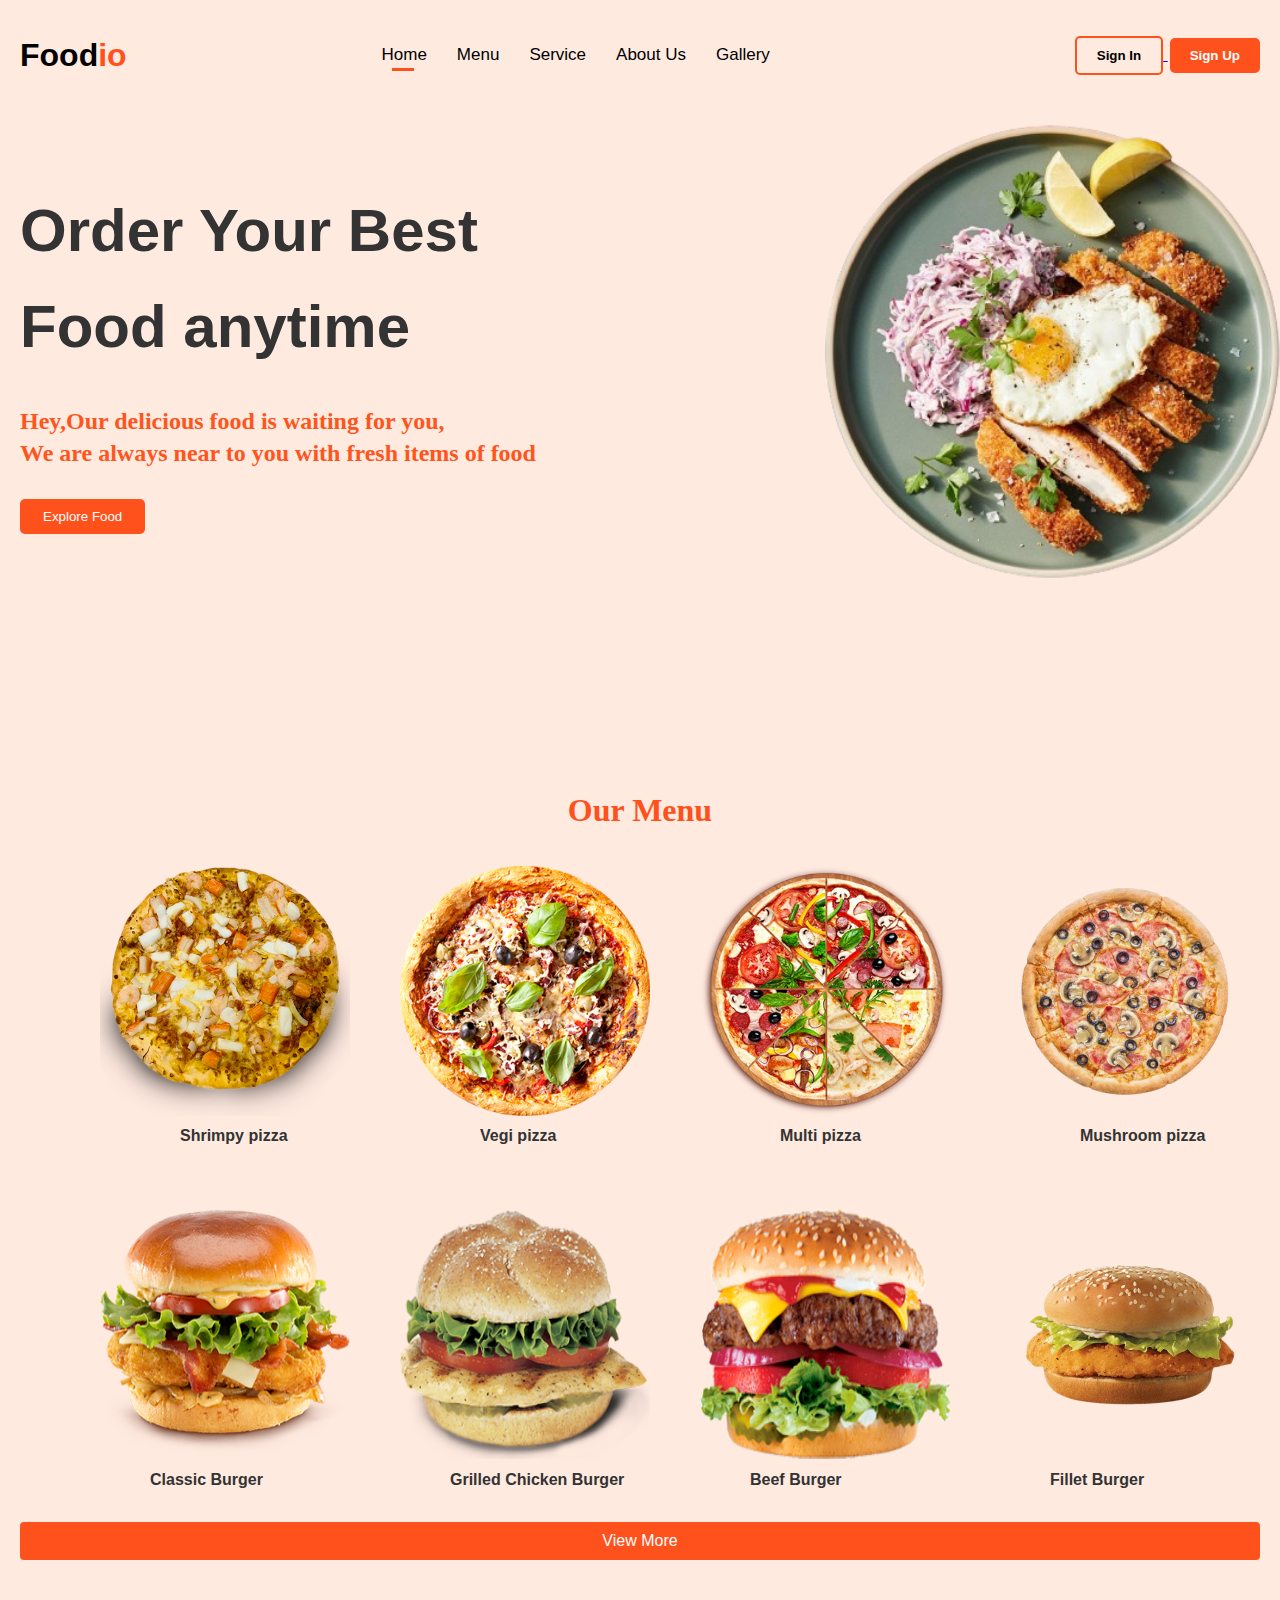
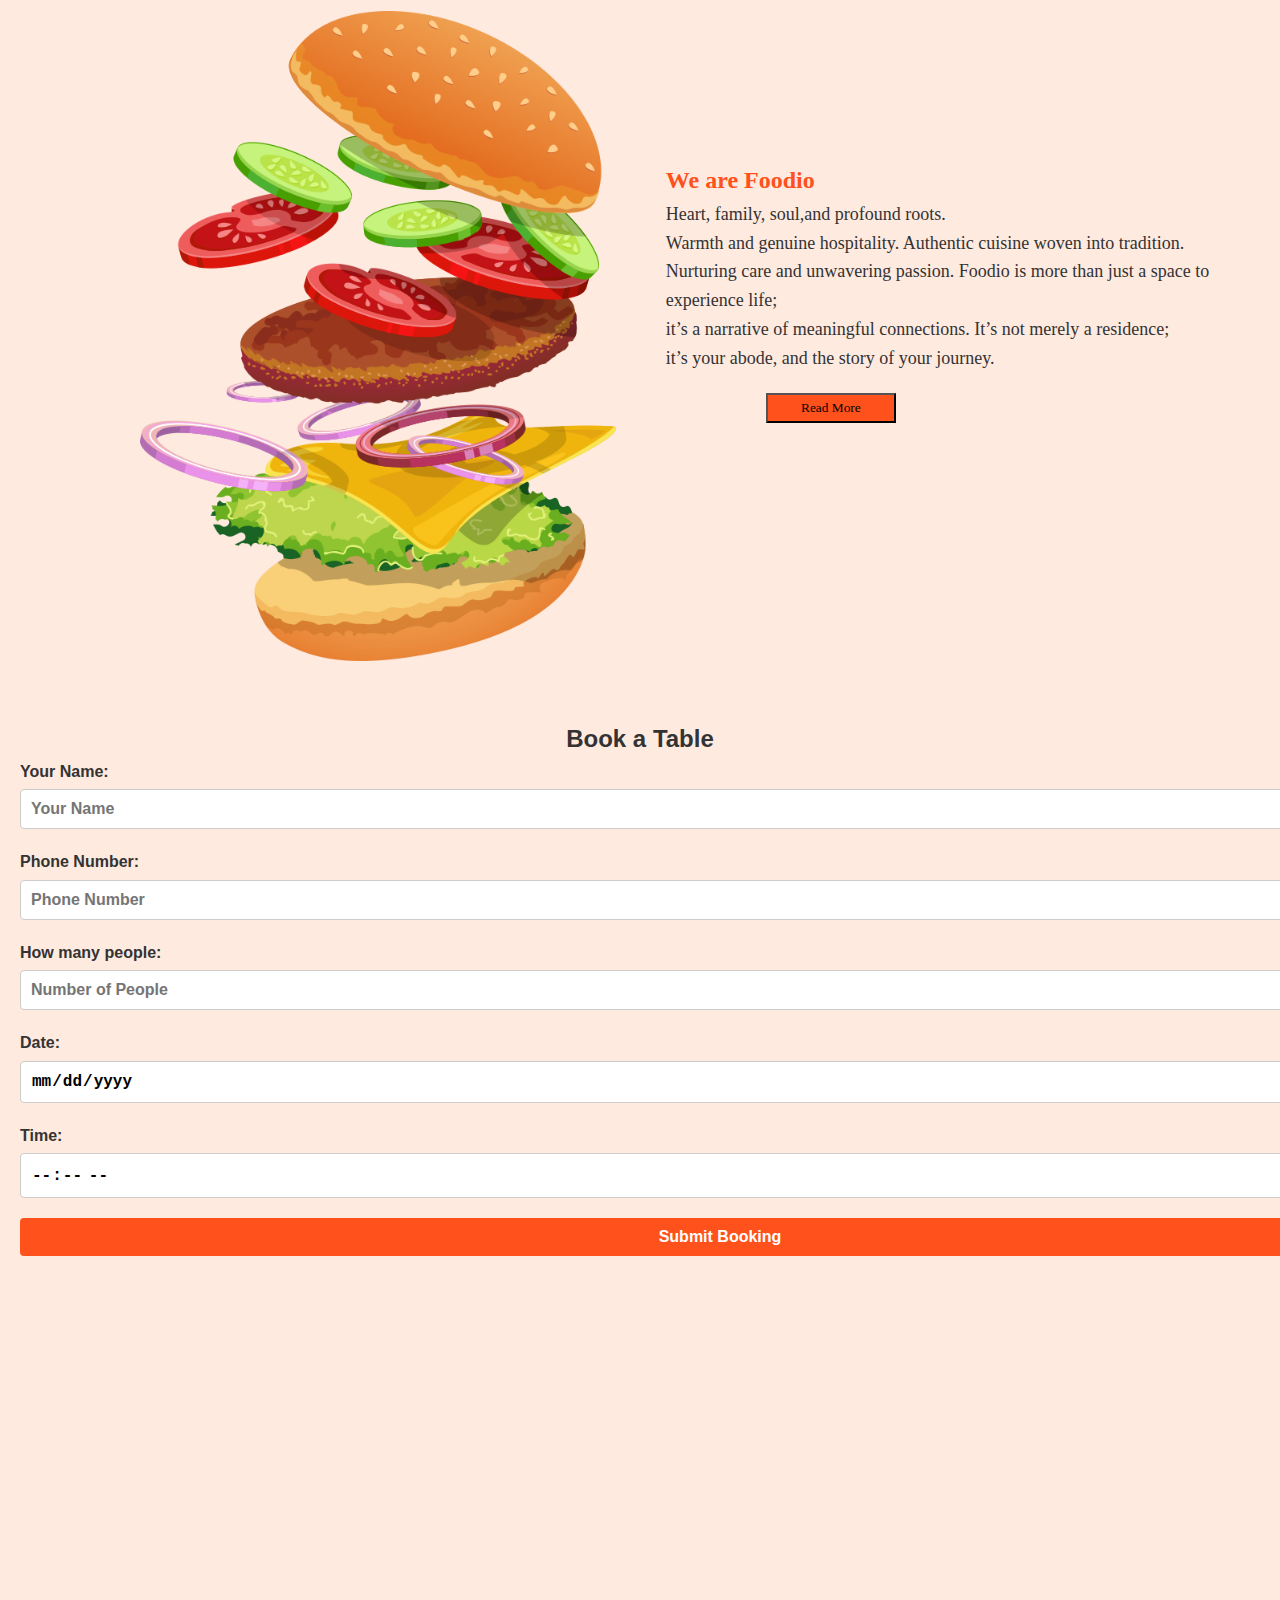
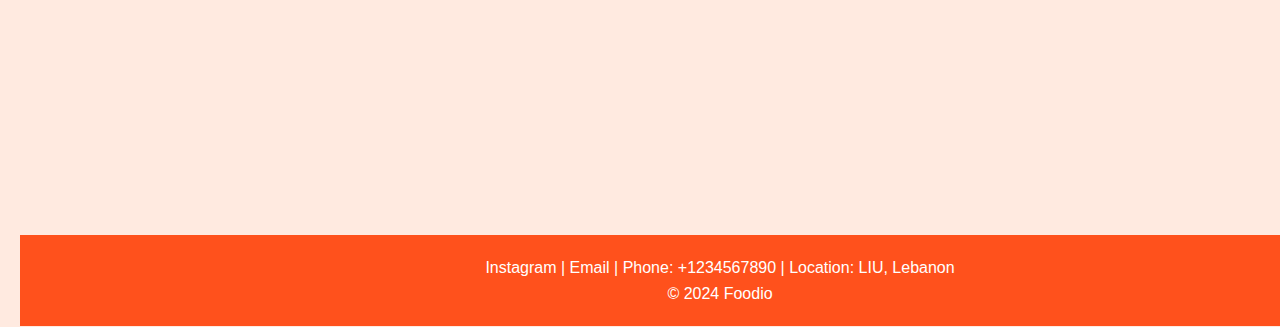
<file: index.html>
<!DOCTYPE html>
<html lang="en">
<head>
    <meta charset="UTF-8">
   <link rel="stylesheet" href="stylesheet.css">
   <script src="JavaScript.js"></script>
    <meta name="viewport" content="width=device-width, initial-scale=1.0">
    <title>Foodio</title>
</head>
<body>
    <section class="Home">
        <div class="nav">
        <div class="logo"><h1>Food<b>io</b></h1></div>
        <ul>
<li> <a class="active" href="#">  Home</a></li>
<li><a href="menu.html">  Menu</a></li>
<li><a href="services.html">  Service</a></li>
<div>
<li><a href="aboutus.html" >  About Us</a></li></div>
<li><a href="gallery.html" >  Gallery</a></li>

        </ul>
        <div>
          <a href="signin.html">  <input class="signin" type="submit" value="Sign In" name="singin">
          </a>
           
          <a href="signup.html">  <input class="signup" type="submit" value="Sign Up" name="signup"> </a>

        </div>
        </div>
    </section>
<section class="grid">
    <div class="content">
        <div class="content-left">
            
             <div class="info">
<h2>Order Your Best <br>Food anytime</h2>           
           <p> <b> <font color="#ff551c" size="+2" face=" Britannic Bold">Hey,Our     delicious food is waiting for you, <br> 
            We are always near to you with fresh items of food</font></b></p>
           
           
           
                </div>   
            <button> Explore Food</button>
        </div>
        
 

        <div class="content-right">
            <img src="image/project.png"
               alt="" >
        </div>
       



    </div>
</section>
<br> <br> <br> <br> <br> <br>  <br>

    <h1 class="ourmenu" >Our Menu</h1>
    <section class="menu1">
    <div class="menu-item1">
     <a href=""><img src="image/f1.png" alt=""></a>   
<p>Shrimpy pizza </p> 
    </div>
    
    <div class="menu-item1">
       <a href=""><img src="image/f3.png" alt=""></a> 
<p>Vegi pizza </p>
    </div>
    <div class="menu-item1">
        <a href=""><img src="image/f6.png" alt=""></a> 
 <p>Multi pizza </p>
     </div><div class="menu-item1">
        <a href=""><img src="image/mushroompizza.png" alt=""></a> 
 <p>Mushroom pizza </p>
     </div>

</section>
<section class="menu2">
    <div class="menu-item2">
        <a href=""> <img class="b" src="image/f7.png" alt=""></a>
        <p>Classic Burger</p>
    </div>
    
        <div class="menu-item2">
            <a href=""> <img class="b1" src="image/f8.png" alt=""></a>
            <p>Grilled Chicken Burger</p>
        </div>
       
            <div class="menu-item2">
                <a href=""> <img src="image/f2.png" alt=""></a>
                <p>Beef Burger</p>
            </div>
            <div class="menu-item2">
                <a href=""> <img src="image/filletburger.png" alt=""></a>
                <p>Fillet Burger</p>
            </div> <br>
          
</section>

<div class="form-container">
    <form action="menu.html" method="get">
      <button type="submit" >View More</button>
    </form>
  </div>
<br> <br>
<section class="about">
   
<div class="about-image"> <img src="image/about-img.png" alt="" ></div> <br> <br> <br> <br> <br>
</div>  <div>


     <p><b>We are Foodio</b> <br>
        Heart, family, soul,and profound roots. <br> 
    Warmth and genuine hospitality.  
    Authentic cuisine woven into tradition.
   <br>  Nurturing care and unwavering passion.
      Foodio is more than just a space to experience life; 
   <br>   it’s a narrative of meaningful connections. 
     It’s not merely a residence; 
    <br>  it’s your abode, and the story of your journey.</p>
    <div class="readmore"> 
        <form action="aboutus.html" method="get">
            <button type="submit">Read More</button>
          </form>
    </div>
</div>

</section> <br> <br> <br>
<section class="booking">
<h2>Book a Table</h2>
  <form action="booking.php" method="post" id="booking-form">
    <div class="form-group">
      <label for="name">Your Name:</label>
      <input type="text" id="name" name="name" placeholder="Your Name" required>
    </div>
    <div class="form-group">
      <label for="phone">Phone Number:</label>
      <input type="tel" id="phone" name="phone" placeholder="Phone Number "  required>
      <!--pattern="[0-9]{10}"-->
    </div>
    <div class="form-group">
      <label for="people">How many people:</label>
      <input type="number" id="people" name="people" placeholder="Number of People" min="1" required>
    </div>
    <div class="form-group">
      <label for="date">Date:</label>
      <input type="date" id="date" name="date" placeholder="Select Date" required>
    </div>
    <div class="form-group">
      <label for="time">Time:</label>
      <input type="time" id="time" name="time" placeholder="Select Time" required>
    </div>
    <div class="form-group">
      <input type="submit" value="Submit Booking" >
    </div>
  </form>
  
</section>
<div class="map"> 
  <iframe src="https://www.google.com/maps/embed?pb=!1m18!1m12!1m3!1d3324.9801738126107!2d35.371208375410575!3d33.55389144388089!2m3!1f0!2f0!3f0!3m2!1i1024!2i768!4f13.1!3m3!1m2!1s0x151ef03988c80541%3A0xb229cd317fed89f1!2sLebanese%20International%20University%2C%20Saida%20Campus!5e0!3m2!1sen!2slb!4v1720187135162!5m2!1sen!2slb" width="1400" height="450" style="border:0;" allowfullscreen="" loading="lazy" referrerpolicy="no-referrer-when-downgrade"></iframe>
 
</div>
<br> <br>
<section class="footer">
<footer>
  <div>
      <a href="https://www.instagram.com/yourinstagramhandle" target="_blank" onclick="Instagram()">Instagram</a> |
      <a href="mailto:contact@example.com">Email</a> |
      Phone: +1234567890 |
      Location: LIU, Lebanon
  </div>
  <div>&copy; 2024 Foodio</div>
</footer></section>

</body>
</html>
</file>
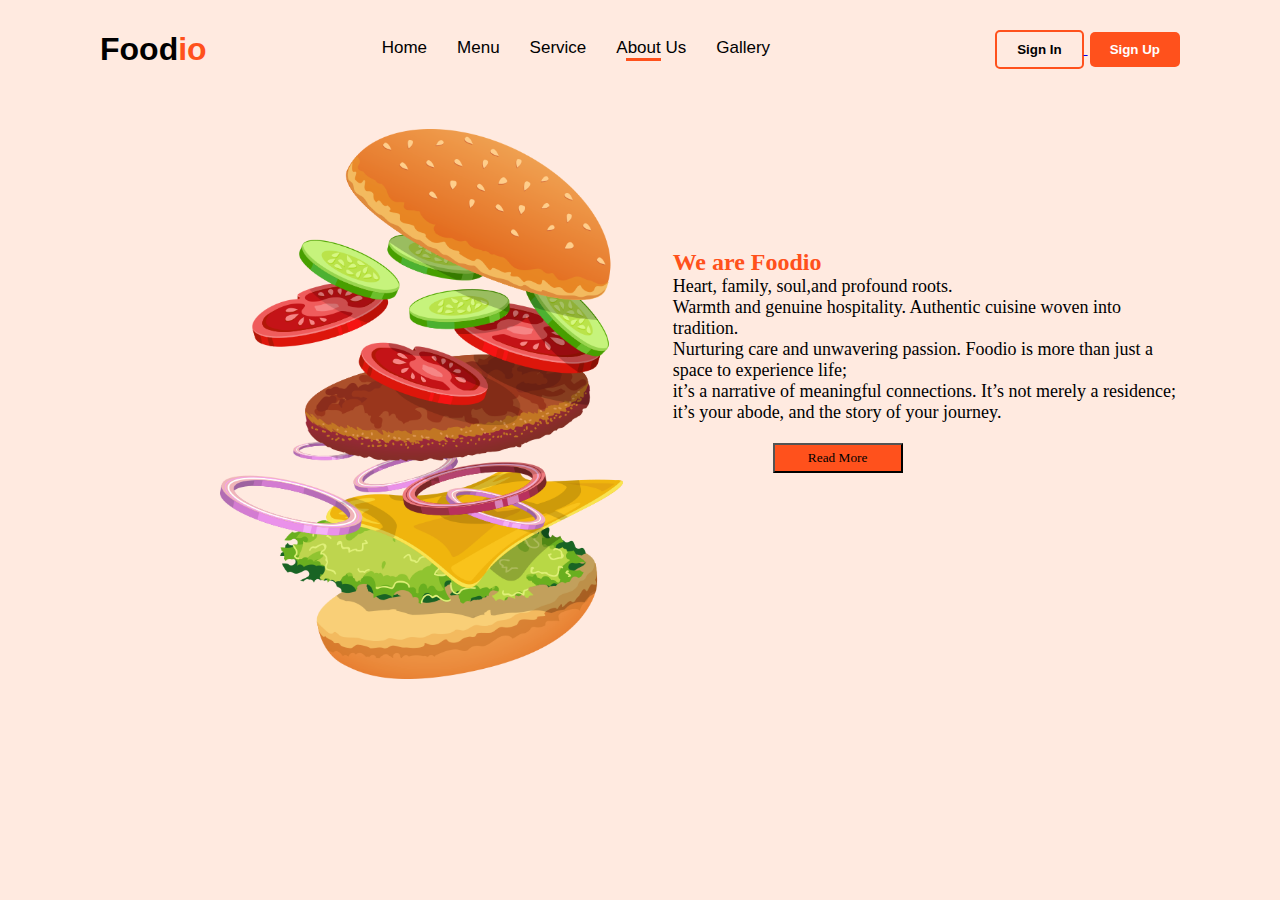
<file: aboutus.html>
<!DOCTYPE html>
<html lang="en">
<head>
    <meta charset="UTF-8">
    <meta name="viewport" content="width=device-width, initial-scale=1.0">
    <title>About us</title>
    <link rel="stylesheet" href="aboutus.css">
</head>
<body>
    <section class="Menu">
        <div class="nav">
        <div class="logo"><h1>Food<b>io</b></h1></div>
        <ul>
<li> <a  href="index.html">  Home</a></li>
<li><a href="menu.html">  Menu</a></li>
<li><a href="services.html">  Service</a></li>
<div>
<li><a class="active" >  About Us</a></li></div>
<li><a href="gallery.html" >  Gallery</a></li>

        </ul>
        <div>
            <a href="signin.html">  <input class="signin" type="submit" value="Sign In" name="singin">
            </a>
             
            <a href="signup.html">  <input class="signup" type="submit" value="Sign Up" name="signup"> </a>
  
          </div>
        </div>
        <section class="about">
   
            <div class="about-image"> <img src="image/about-img.png" alt="" ></div> <br> <br> <br> <br> <br>
            </div>  <div>
            
            
                 <p><b>We are Foodio</b> <br>
                    Heart, family, soul,and profound roots. <br> 
                Warmth and genuine hospitality.  
                Authentic cuisine woven into tradition.
               <br>  Nurturing care and unwavering passion.
                  Foodio is more than just a space to experience life; 
               <br>   it’s a narrative of meaningful connections. 
                 It’s not merely a residence; 
                <br>  it’s your abode, and the story of your journey.</p>
                <div class="readmore"> 
                    <form action="/read-more" method="get">
                        <button type="submit">Read More</button>
                      </form>
                </div>
            </div>
            
            </section>
</body>
</html>
</file>
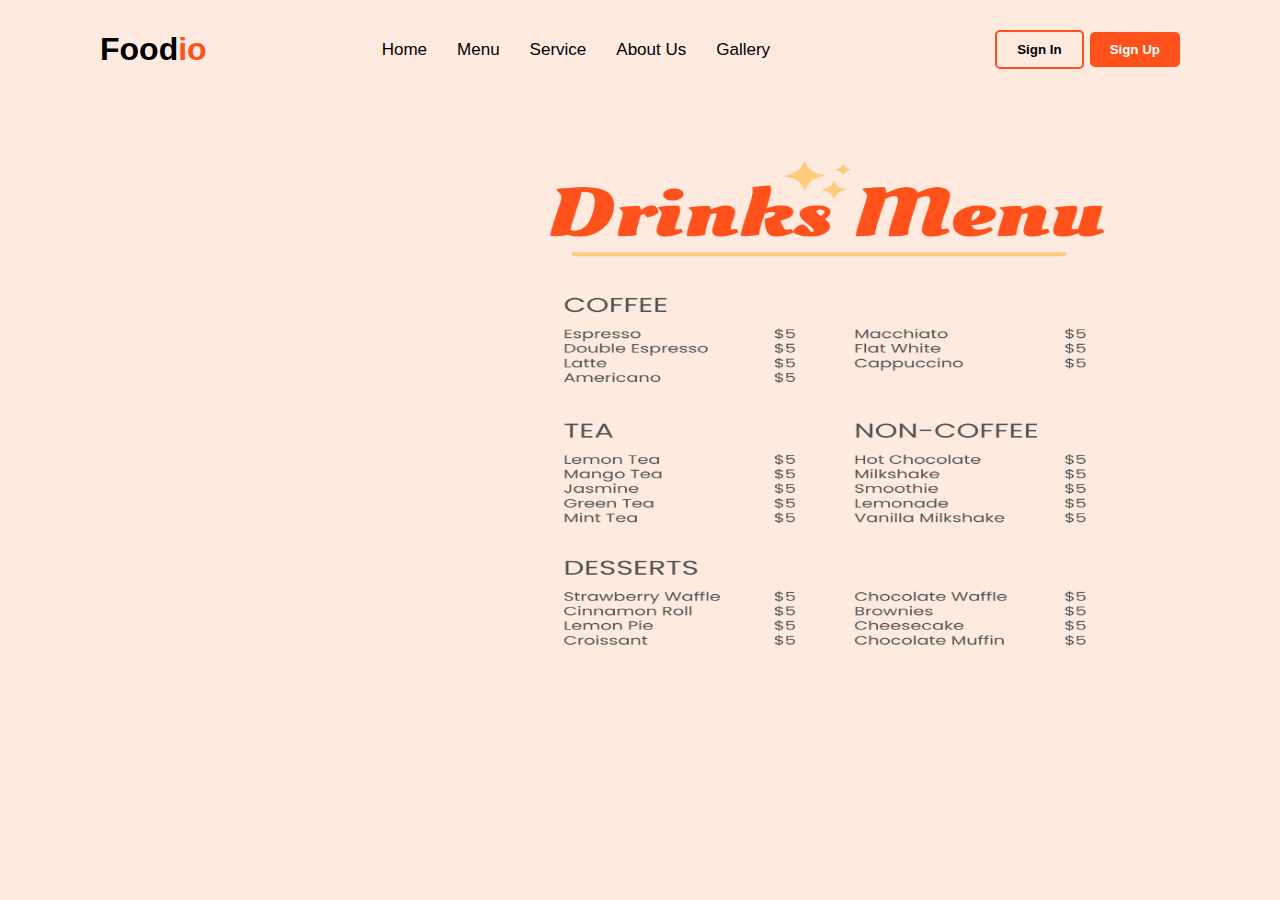
<file: drinks.html>
<!DOCTYPE html>
<html lang="en">
<head>
    <meta charset="UTF-8">
    <meta name="viewport" content="width=device-width, initial-scale=1.0">
    <title>Drinks Foodio</title>
    <link rel="stylesheet" href="drinks.css">
</head>
<body>
    <section class="Menu">
        <div class="nav">
        <div class="logo"><h1>Food<b>io</b></h1></div>
        <ul>
<li> <a  href="index.html">  Home</a></li>
<li><a href="menu.html">  Menu</a></li>
<li><a href="services.html">  Service</a></li>
<div>
<li><a href="aboutus.html" >  About Us</a></li></div>
<li><a href="gallery.html" >  Gallery</a></li>

        </ul>
        <div>
            <input class="signin" type="submit" value="Sign In" name="singin">
          
           
            <input class="signup" type="submit" value="Sign Up" name="signup">

        </div>
        </div>
        <section class="menu">
            <img src="image/Orange Illustrated Drinks Menu Flyer .png" alt="">
        </section>
    
</body>
</html>
</file>
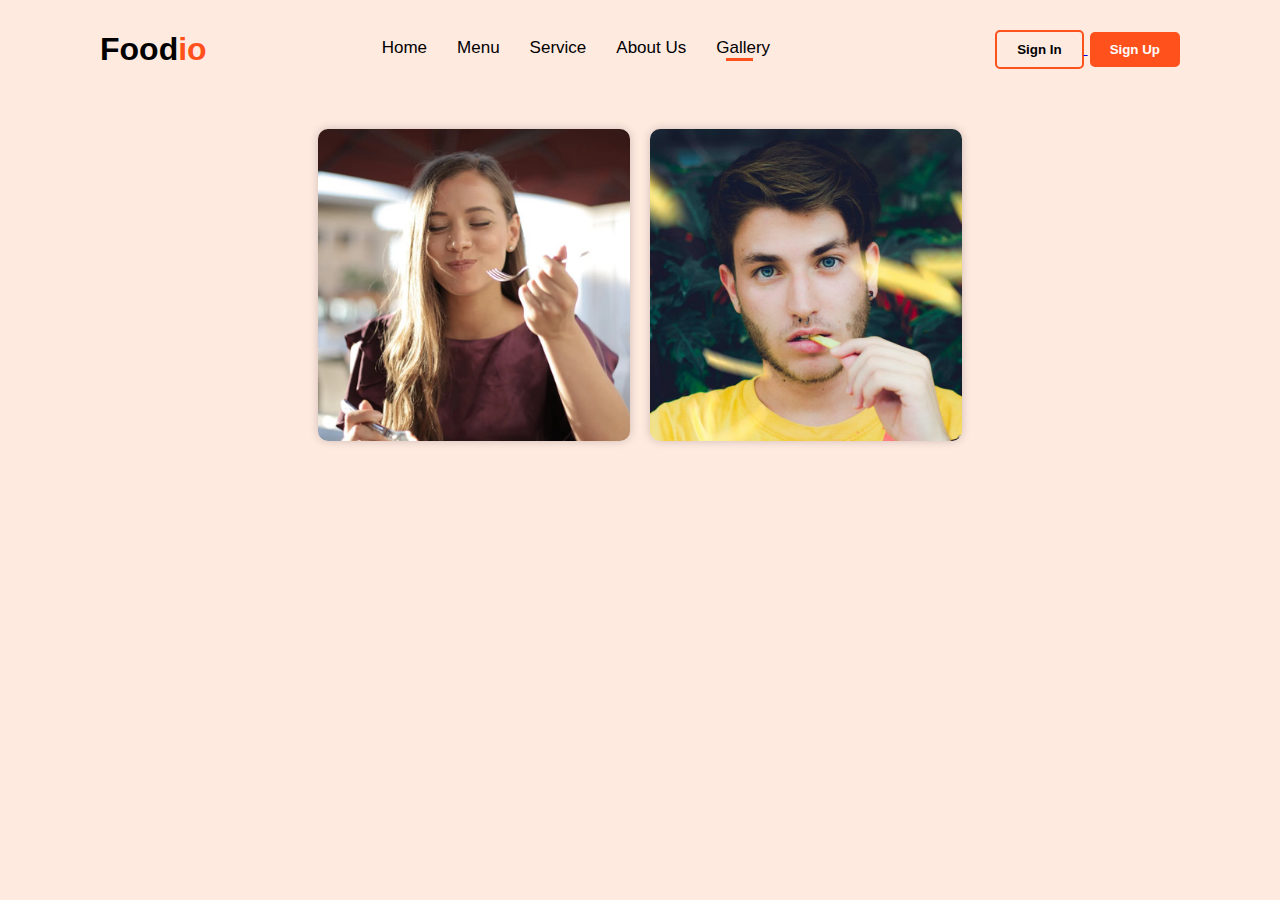
<file: gallery.html>
<!DOCTYPE html>
<html lang="en">
<head>
    <meta charset="UTF-8">
    <meta name="viewport" content="width=device-width, initial-scale=1.0">
    <title>Foodio Gallery</title>
    <link rel="stylesheet" href="gallery.css">
</head>
<body>
    <section class="Menu">
        <div class="nav">
        <div class="logo"><h1>Food<b>io</b></h1></div>
        <ul>
<li> <a  href="index.html">  Home</a></li>
<li><a href="menu.html">  Menu</a></li>
<li><a href="services.html">  Service</a></li>
<div>
<li><a href="aboutus.html" >  About Us</a></li></div>
<li><a class="active">  Gallery</a></li>

        </ul>
        <div>
            <a href="signin.html">  <input class="signin" type="submit" value="Sign In" name="singin">
            </a>
             
            <a href="signup.html">  <input class="signup" type="submit" value="Sign Up" name="signup"> </a>
  
          </div>
        </div>
    <div class="gallery">
        <img src="image/client1.jpg" alt="Photo 1" class="gallery-image">
        <img src="image/client2.jpg" alt="Photo 2" class="gallery-image">
      
    </div>
</body>
</html>
</file>
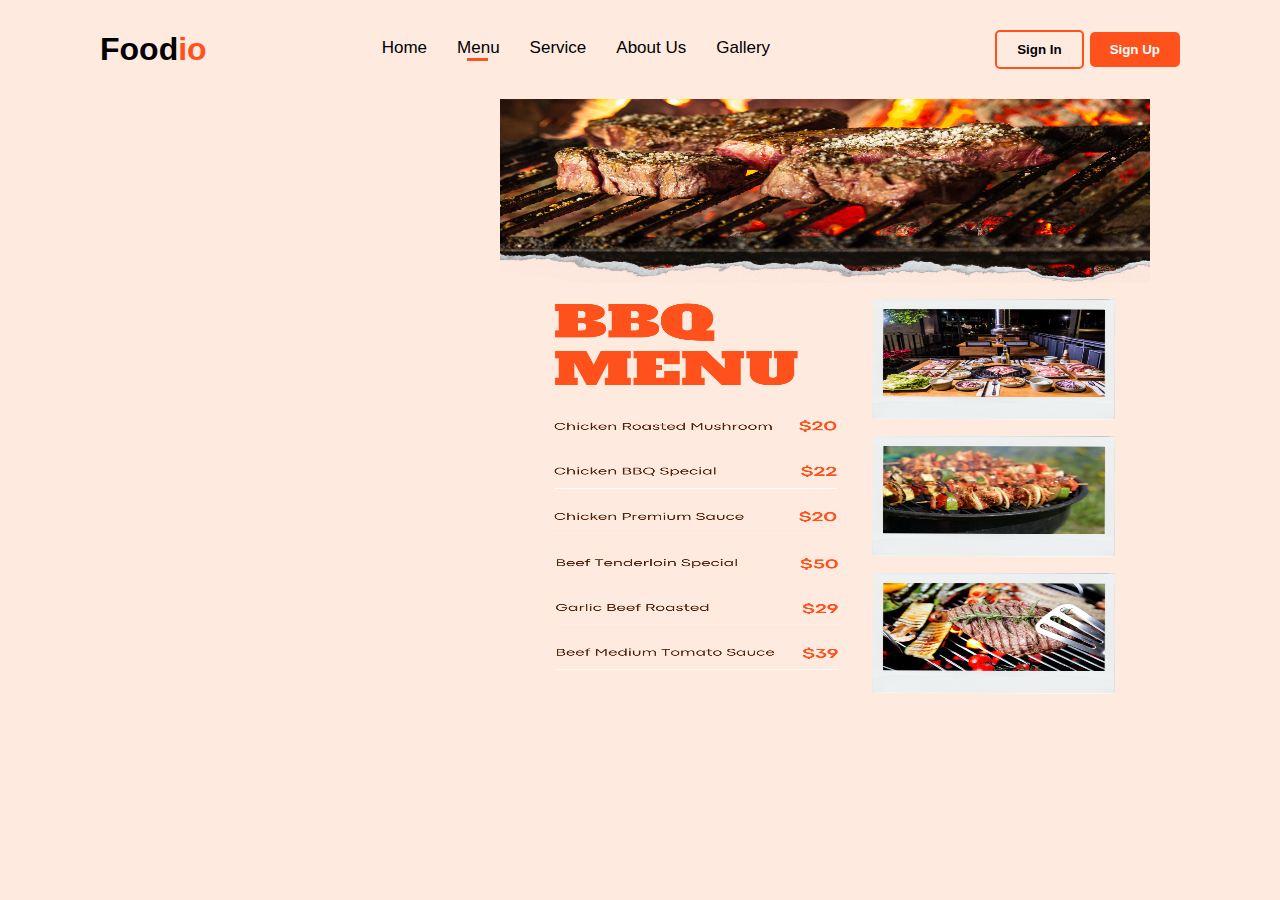
<file: meat.html>
<!DOCTYPE html>
<html lang="en">
<head>
    <meta charset="UTF-8">
    <meta name="viewport" content="width=device-width, initial-scale=1.0">
    <title>Meat Foodio</title>
    <link rel="stylesheet" href="meat.css">
</head>
<body>
    <section class="Menu">
        <div class="nav">
        <div class="logo"><h1>Food<b>io</b></h1></div>
        <ul>
<li> <a  href="index.html">  Home</a></li>
<li><a class="active">  Menu</a></li>
<li><a href="services.html">  Service</a></li>
<div>
<li><a href="aboutus.html" >  About Us</a></li></div>
<li><a href="gallery.html" >  Gallery</a></li>

        </ul>
        <div>
            <input class="signin" type="submit" value="Sign In" name="singin">
          
           
            <input class="signup" type="submit" value="Sign Up" name="signup">

        </div>
        </div>
        <section class="menu">
            <img src="image/Dark Brown Simple Barbeque Menu (1).png" alt="">
        </section>
</body>
</html>
</file>
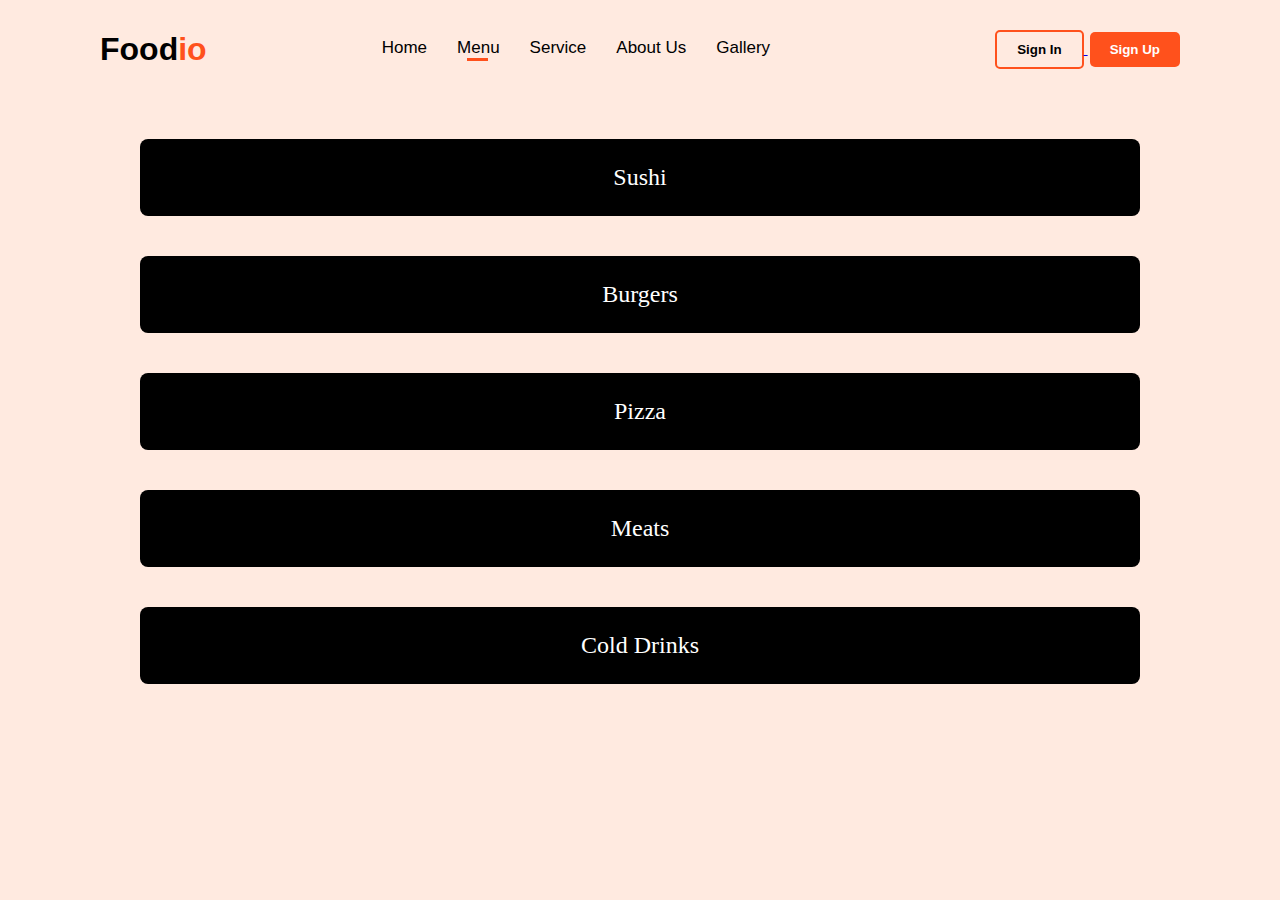
<file: menu.html>
<!DOCTYPE html>
<html lang="en">
<head>
    <meta charset="UTF-8">
    <meta name="viewport" content="width=device-width, initial-scale=1.0">
    <title>Foodio menu</title>
    <link rel="stylesheet" href="menu.css">
</head>
<body>
    <section class="Menu">
        <div class="nav">
        <div class="logo"><h1>Food<b>io</b></h1></div>
        <ul>
<li> <a  href="index.html">  Home</a></li>
<li><a class="active">  Menu</a></li>
<li><a href="services.html">  Service</a></li>
<div>
<li><a href="aboutus.html" >  About Us</a></li></div>
<li><a href="gallery.html" >  Gallery</a></li>

        </ul>
        <div>
            <a href="signin.html">  <input class="signin" type="submit" value="Sign In" name="singin">
            </a>
             
            <a href="signup.html">  <input class="signup" type="submit" value="Sign Up" name="signup"> </a>
  
          </div>
        </div>
        <section class="menupage">
        
        
            <ul class="menu-list">
                <li>
                    <a class="menu-item sushi" href="sushi.html">Sushi</a>
                </li>
                <li>
                    <a class="menu-item burgers" href="burger.html">Burgers</a>
                </li>
                <li>
                    <a class="menu-item pizza" href="pizza.html">Pizza</a>
                </li>
                <li>
                    <a class="menu-item meats" href="meat.html">Meats</a>
                </li>
                <li>
                    <a class="menu-item drinks" href="drinks.html">Cold Drinks</a>
                </li>
            </ul>
        </section>
    
</body>
</html>
</file>
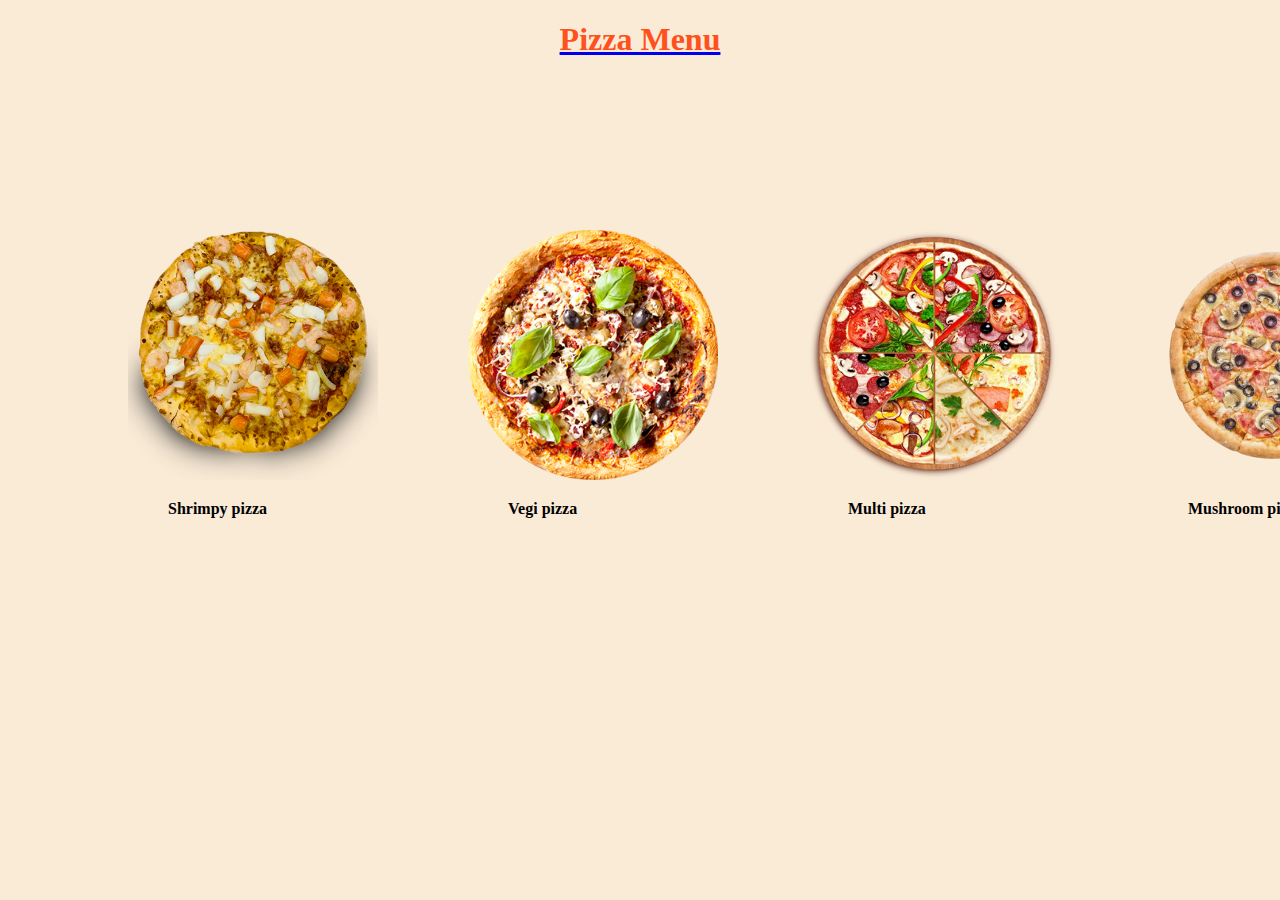
<file: pizza.html>
<!DOCTYPE html>
<html lang="en">
<head>
    <meta charset="UTF-8">
    <meta name="viewport" content="width=device-width, initial-scale=1.0">
    <title>Pizza</title>
    <link rel="stylesheet" href="pizza.css">
</head>
<body>
   <a href="index.html"> <h1 class="ourmenu" >Pizza Menu</h1></a>
    <section class="menu1">
    <div class="menu-item1">
     <a href=""><img src="image/f1.png" alt=""></a>   
<p>Shrimpy pizza </p> 
    </div>
    
    <div class="menu-item1">
       <a href=""><img src="image/f3.png" alt=""></a> 
<p>Vegi pizza </p>
    </div>
    <div class="menu-item1">
        <a href=""><img src="image/f6.png" alt=""></a> 
 <p>Multi pizza </p>
     </div> 
    
     <div class="menu-item1"> 
        <a href=""><img src="image/mushroompizza.png" alt=""></a> 
 <p>Mushroom pizza </p>
     </div>

</section>

</body>
</html>
</file>
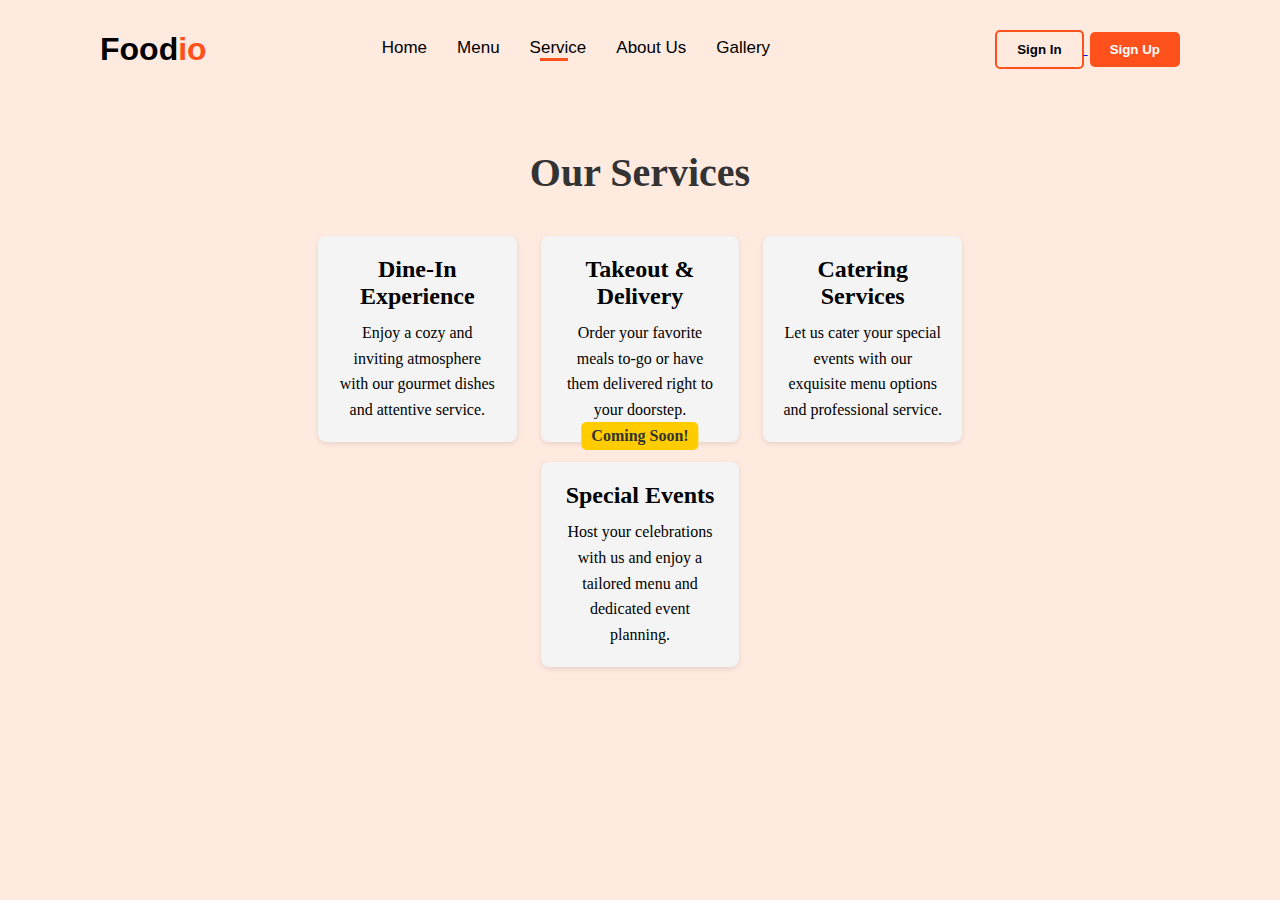
<file: services.html>
<!DOCTYPE html>
<html lang="en">
<head>
    <meta charset="UTF-8">
    <meta name="viewport" content="width=device-width, initial-scale=1.0">
    <title>Services</title>
    <link rel="stylesheet" href="services.css">
</head>
<body>
    <section class="Menu">
        <div class="nav">
        <div class="logo"><h1>Food<b>io</b></h1></div>
        <ul>
<li> <a  href="index.html">  Home</a></li>
<li><a href="menu.html">  Menu</a></li>
<li><a class="active">  Service</a></li>
<div>
<li><a href="aboutus.html" >  About Us</a></li></div>
<li><a href="gallery.html">  Gallery</a></li>

        </ul>
        <div>
            <a href="signin.html">  <input class="signin" type="submit" value="Sign In" name="singin">
            </a>
             
            <a href="signup.html">  <input class="signup" type="submit" value="Sign Up" name="signup"> </a>
  
          </div>
        </div>
        <section class="services">
            <div class="container">
                <h2>Our Services</h2>
                <div class="service-card">
                    <h3>Dine-In Experience</h3>
                    <p>Enjoy a cozy and inviting atmosphere with our gourmet dishes and attentive service.</p>
                </div>
                <div class="service-card">
                    <h3>Takeout & Delivery</h3>
                    <p>Order your favorite meals to-go or have them delivered right to your doorstep.</p>
                    <div class="soon-banner">Coming Soon!</div>
                </div>
                <div class="service-card">
                    <h3>Catering Services</h3>
                    <p>Let us cater your special events with our exquisite menu options and professional service.</p>
                </div>
                <div class="service-card">
                    <h3>Special Events</h3>
                    <p>Host your celebrations with us and enjoy a tailored menu and dedicated event planning.</p>
                </div>
            </div>
        </section>
</body>
</html>
</file>
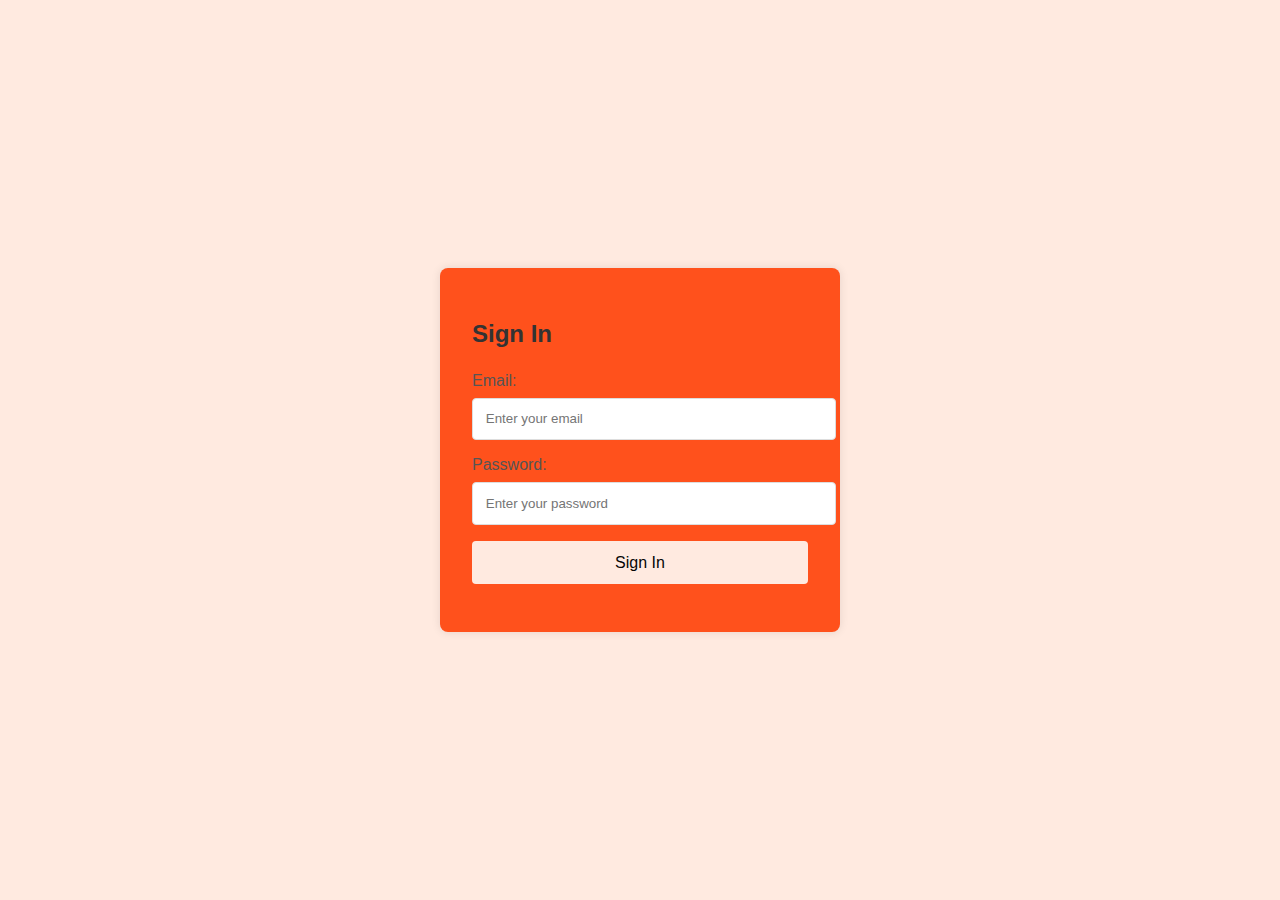
<file: signin.html>
<!DOCTYPE html>
<html lang="en">
<head>
    <meta charset="UTF-8">
    <meta name="viewport" content="width=device-width, initial-scale=1.0">
    <title>Sign In</title>
    <link rel="stylesheet" href="signin.css">
	<script src="JavaScript.js"></script>
</head>
<body>
    <div class="container">
        <h2>Sign In</h2>
        <form id="signInForm" action="signin.php" method="post">
            <div class="form-group">
                <label for="email">Email:</label>
                <input type="email" id="email" name="email" placeholder="Enter your email" required>
            </div>
            <div class="form-group">
                <label for="password">Password:</label>
                <input type="password" id="password" name="password" placeholder="Enter your password" required>
            </div>
            <div class="form-group">
                <input type="submit" value="Sign In">
            </div>
        </form>
    </div>
   
</body>
</html>
</file>
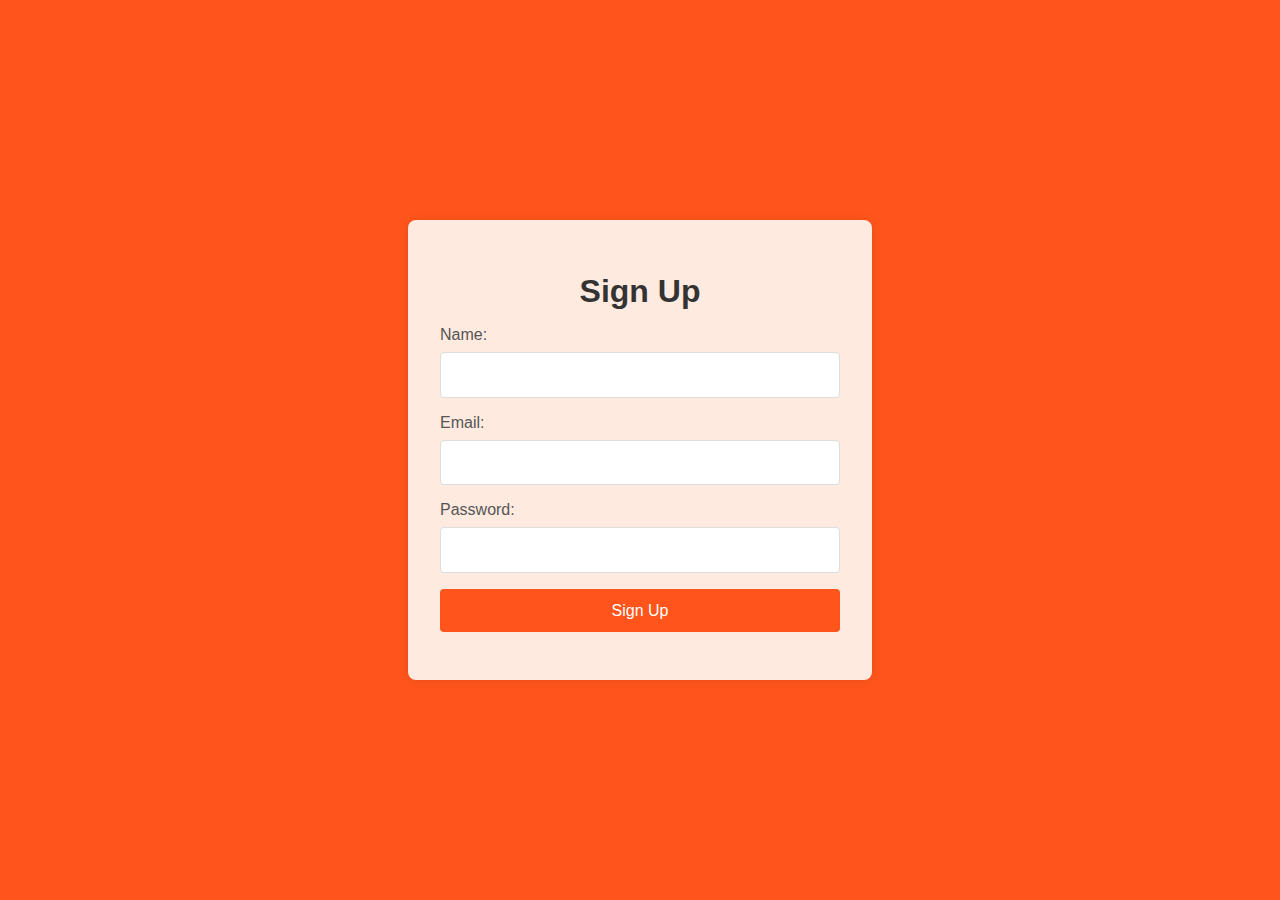
<file: signup.html>
<!DOCTYPE html>
<html lang="en">
<head>
    <meta charset="UTF-8">
    <meta name="viewport" content="width=device-width, initial-scale=1.0">
    <title>Sign Up</title>
    <link rel="stylesheet" href="signup.css">
</head>
<body>
    <div class="container">
        <h1>Sign Up</h1>
        <form action="signup.php" method="post">
            <div class="form-group">
                <label for="name">Name:</label>
                <input type="text" id="name" name="name" required>
            </div>
            <div class="form-group">
                <label for="email">Email:</label>
                <input type="email" id="email" name="email" required>
            </div>
            <div class="form-group">
                <label for="password">Password:</label>
                <input type="password" id="password" name="password" required>
            </div>
            <div class="form-group">
                <input type="submit" value="Sign Up">
            </div>
        </form>
    </div>
</body>
</html>
</file>
<file: stylesheet.css>
*,::after , ::before{
    margin: 0;
    padding: 0;
    box-sizing: border-box;
  

}

body{
    font-family: Arial, sans-serif;
    line-height: 1.6;
    color: #333;
    background-color: #ffeae0;
    margin: 0 20px; /* added margin for mobile devices */
}
.nav{
    width: 100%;
display: flex;
justify-content: space-between;
align-items: center;
padding: 30px 0;
}

.nav .logo h1{
    font-weight: 600;
    font-family: sans-serif;
    color: #000000;
}

.nav .logo b{
    color: #ff511c;

}

.nav ul{
    display: flex;
    list-style: none;
}
.nav ul li{
    margin-right:30px;
}
.nav ul li a{
    text-decoration: none;
    color:#000000;
    font-weight: 500;
    font-family: sans-serif;
    font-size:17px ;
}

.nav ul .active::after{
    content: '';
    width: 50%;
    height: 3px;
    background-color: #ff511c;
    display: flex;
    position: relative;
    margin-left: 10px;
}


input{
    padding: 10px 20px;
    cursor: pointer;
    font-weight:600 ;
}

.signin {
    padding: 10px 20px;
    background: transparent;
    color: #000000;
    font-weight: 600;
    border: 2px solid #ff511c; 
    border-radius: 5px;
    cursor: pointer;
    margin-left: 20px;
}

.signup {
    background-color: #ff511c;
    color: #ffffff;
    outline: none;
    border: none;
    border-radius: 5px;
    margin-left: 0px;
    margin-left: 2px;
}

.content{
    display:grid ;
    grid-template-columns:50% auto  ;
    gap: 30px;
    margin-top:120 px;
    align-items:center;
    justify-content:space-between;
    width:100%;
    }
    
    .content .content-left{
        display: block;
        width: 100%;
    }
    .content .content-left .info{
        max-width: 100%;
        display: flex;
       flex-direction: column;
    }
    
    .content .content-left .info h2{
        font-size :60px;
        font-family: sans-serif;
        margin-bottom: 30px;
    }
    .content .content-left .info p{
        font-size: 23px;
        line-height: 2pc;
        margin-bottom: 30px;
        font-family: sans-serif;
    }
    .content .content-left button{
        padding: 10px 23px;
        background-color: #ff511c;
        color: #ffffff;
        border-radius: 5px;
        border: none;
        cursor: pointer ;
    }
.content .content-right{
        display: block;
        width: 100%;
    }
.content .content-right img{
        width: 730px;
        height: auto;
        position: relative;
        animation: rotate 10s linear infinite;
    }
.container.section-title {
    text-align: center;
    font-family: 'Gill Sans', 'Gill Sans MT', Calibri, 'Trebuchet MS', sans-serif;
    font-weight: 100;
    }
.ourmenu{ text-align: center; color:#ff511c; font-family: cursive; }
.menu1 .menu-item1 img{ width: 250px; height: 250px; margin-left: 50px;}
.menu1 .menu-item1 p{ margin-left: 130px; font-weight: bold;}
.menu1{ display: inline-flex; margin: 30px;}
.menu2 .menu-item2 img{width: 250px; height: 250px; margin-left: 50px;}
.menu2 .menu-item2 p{ margin-left: 100px; font-weight: bold;}
.menu2{ display: inline-flex; margin: 30px;}



@keyframes rotate {
    0%{transform: rotate (0deg); }
    100%{transform: rotate(360deg);}
}
.form-container button { display: block; width: 100%; padding: 10px; background-color: #ff511c;
 color: white;border: none; border-radius: 4px; cursor: pointer;font-size: 16px;}
  .form-container button:hover { background-color: #000000;}
  .about-image img{ height: 650px;margin-left: 120px; }
  .about{ display: inline-flex;}
  .about b{ color: #ff511c;}
   .about p{ margin-left: 50px;font-size:large; 
font-family:Papyrus; margin-top: 150px; }
.about p b{ font-size: x-large; }
.about button{ margin-left: 150px; margin-top: 20px; height: 30px; 
width: 130px; background-color: #ff511c;
 font-family: 'Times New Roman', Times, serif;}
 .about button:hover{ background-color: black; color: white;}

 .booking-form {
    
    margin: 0 auto;
    background-color: #fff;
    padding: 20px;
    border-radius: 8px;
    box-shadow: 0 0 10px rgba(0,0,0,0.1);
  }
  .booking-form h2 {
    text-align: center;
    margin-bottom: 20px;
  }
  .form-group {
    margin-bottom: 20px;
    width: 1400px;
  
  }
  .form-group label {
    display: block;
    font-weight: bold;
    margin-bottom: 5px;
  }
  .form-group input,
  .form-group select {
    width: 100%;
    padding: 10px;
    font-size: 16px;
    border: 1px solid #ccc;
    border-radius: 4px;
    box-sizing: border-box;
    /* Light gray placeholder text */
    ::placeholder {
      color: #ccc;
    }
  }
  .form-group input[type="submit"] {
    background-color: #ff511c;
    color: white;
    border: none;
    cursor: pointer;
  }
  .form-group input[type="submit"]:hover {
    background-color: #000000;
  }
.booking h2{ text-align: center;}
footer {
    background-color:#ff511c;
    color: #fff;
    text-align: center;
    padding: 20px;
    
    bottom: 0;
    width: 1400px;
}
footer a {
    color: #fff;
    text-decoration: none;
}
footer a:hover {
    text-decoration: underline;
}
.map iframe{ height: 500px;}
</file>
<file: aboutus.css>
*,::after , ::before{
    margin: 0;
    padding: 0;
    box-sizing: border-box;
  

}

body{
    margin: 0 100px;
    background-color: #ffeae0;
}
.nav{
    width: 100%;
display: flex;
justify-content: space-between;
align-items: center;
padding: 30px 0;
}

.nav .logo h1{
    font-weight: 600;
    font-family: sans-serif;
    color: #000000;
}

.nav .logo b{
    color: #ff511c;

}

.nav ul{
    display: flex;
    list-style: none;
}
.nav ul li{
    margin-right:30px;
}
.nav ul li a{
    text-decoration: none;
    color:#000000;
    font-weight: 500;
    font-family: sans-serif;
    font-size:17px ;
}

.nav ul .active::after{
    content: '';
    width: 50%;
    height: 3px;
    background-color: #ff511c;
    display: flex;
    position: relative;
    margin-left: 10px;
}


input{
    padding: 10px 20px;
    cursor: pointer;
    font-weight:600 ;
}

.signin {
    padding: 10px 20px;
    background: transparent;
    color: #000000;
    font-weight: 600;
    border: 2px solid #ff511c; 
    border-radius: 5px;
    cursor: pointer;
    margin-left: 20px;
}

.signup {
    background-color: #ff511c;
    color: #ffffff;
    outline: none;
    border: none;
    border-radius: 5px;
    margin-left: 0px;
    margin-left: 2px;
}
.about-image img{ height: 550px;margin-left: 120px; margin-top: 30px;}
  .about{ display: inline-flex;}
  .about b{ color: #ff511c;}
   .about p{ margin-left: 50px;font-size:large; 
font-family:Papyrus; margin-top: 150px; }
.about p b{ font-size: x-large; }
.about button{ margin-left: 150px; margin-top: 20px; height: 30px; 
width: 130px; background-color: #ff511c;
 font-family: 'Times New Roman', Times, serif;}
 .about button:hover{ background-color: black; color: white;}
</file>
<file: drinks.css>
*,::after , ::before{
    margin: 0;
    padding: 0;
    box-sizing: border-box;
  

}

body{
    margin: 0 100px;
    background-color: #ffeae0;
}
.nav{
    width: 100%;
display: flex;
justify-content: space-between;
align-items: center;
padding: 30px 0;
}

.nav .logo h1{
    font-weight: 600;
    font-family: sans-serif;
    color: #000000;
}

.nav .logo b{
    color: #ff511c;

}

.nav ul{
    display: flex;
    list-style: none;
}
.nav ul li{
    margin-right:30px;
}
.nav ul li a{
    text-decoration: none;
    color:#000000;
    font-weight: 500;
    font-family: sans-serif;
    font-size:17px ;
}

.nav ul .active::after{
    content: '';
    width: 50%;
    height: 3px;
    background-color: #ff511c;
    display: flex;
    position: relative;
    margin-left: 10px;
}


input{
    padding: 10px 20px;
    cursor: pointer;
    font-weight:600 ;
}

.signin {
    padding: 10px 20px;
    background: transparent;
    color: #000000;
    font-weight: 600;
    border: 2px solid #ff511c; 
    border-radius: 5px;
    cursor: pointer;
    margin-left: 20px;
}

.signup {
    background-color: #ff511c;
    color: #ffffff;
    outline: none;
    border: none;
    border-radius: 5px;
    margin-left: 0px;
    margin-left: 2px;
}
.menu img{ height: 630px; width: 650px; margin-left: 400px;}
</file>
<file: gallery.css>
*,::after , ::before{
    margin: 0;
    padding: 0;
    box-sizing: border-box;
  

}

body{
    margin: 0 100px;
    background-color: #ffeae0;
}
.nav{
    width: 100%;
display: flex;
justify-content: space-between;
align-items: center;
padding: 30px 0;
}

.nav .logo h1{
    font-weight: 600;
    font-family: sans-serif;
    color: #000000;
}

.nav .logo b{
    color: #ff511c;

}

.nav ul{
    display: flex;
    list-style: none;
}
.nav ul li{
    margin-right:30px;
}
.nav ul li a{
    text-decoration: none;
    color:#000000;
    font-weight: 500;
    font-family: sans-serif;
    font-size:17px ;
}

.nav ul .active::after{
    content: '';
    width: 50%;
    height: 3px;
    background-color: #ff511c;
    display: flex;
    position: relative;
    margin-left: 10px;
}


input{
    padding: 10px 20px;
    cursor: pointer;
    font-weight:600 ;
}

.signin {
    padding: 10px 20px;
    background: transparent;
    color: #000000;
    font-weight: 600;
    border: 2px solid #ff511c; 
    border-radius: 5px;
    cursor: pointer;
    margin-left: 20px;
}

.signup {
    background-color: #ff511c;
    color: #ffffff;
    outline: none;
    border: none;
    border-radius: 5px;
    margin-left: 0px;
    margin-left: 2px;
}



.gallery {
    display: flex;
    flex-wrap: wrap;
    justify-content: center;
    padding: 20px;
}

.gallery-image {
    width: 30%;
    margin: 10px;
    border-radius: 10px;
    box-shadow: 0 0 10px rgba(0, 0, 0, 0.2);
}

.gallery-image:hover {
    transform: scale(1.1); /*enlarge*/
    box-shadow: 0 0 20px rgba(0, 0, 0, 0.4);
}
</file>
<file: meat.css>
*,::after , ::before{
    margin: 0;
    padding: 0;
    box-sizing: border-box;
  

}

body{
    margin: 0 100px;
    background-color: #ffeae0;
}
.nav{
    width: 100%;
display: flex;
justify-content: space-between;
align-items: center;
padding: 30px 0;
}

.nav .logo h1{
    font-weight: 600;
    font-family: sans-serif;
    color: #000000;
}

.nav .logo b{
    color: #ff511c;

}

.nav ul{
    display: flex;
    list-style: none;
}
.nav ul li{
    margin-right:30px;
}
.nav ul li a{
    text-decoration: none;
    color:#000000;
    font-weight: 500;
    font-family: sans-serif;
    font-size:17px ;
}

.nav ul .active::after{
    content: '';
    width: 50%;
    height: 3px;
    background-color: #ff511c;
    display: flex;
    position: relative;
    margin-left: 10px;
}


input{
    padding: 10px 20px;
    cursor: pointer;
    font-weight:600 ;
}

.signin {
    padding: 10px 20px;
    background: transparent;
    color: #000000;
    font-weight: 600;
    border: 2px solid #ff511c; 
    border-radius: 5px;
    cursor: pointer;
    margin-left: 20px;
}

.signup {
    background-color: #ff511c;
    color: #ffffff;
    outline: none;
    border: none;
    border-radius: 5px;
    margin-left: 0px;
    margin-left: 2px;
}
.menu img{ height: 630px; width: 650px; margin-left: 400px;}
</file>
<file: menu.css>
*,::after , ::before{
    margin: 0;
    padding: 0;
    box-sizing: border-box;
  

}

body{
    margin: 0 100px;
    background-color: #ffeae0;
}
.nav{
    width: 100%;
display: flex;
justify-content: space-between;
align-items: center;
padding: 30px 0;
}

.nav .logo h1{
    font-weight: 600;
    font-family: sans-serif;
    color: #000000;
}

.nav .logo b{
    color: #ff511c;

}

.nav ul{
    display: flex;
    list-style: none;
}
.nav ul li{
    margin-right:30px;
}
.nav ul li a{
    text-decoration: none;
    color:#000000;
    font-weight: 500;
    font-family: sans-serif;
    font-size:17px ;
}

.nav ul .active::after{
    content: '';
    width: 50%;
    height: 3px;
    background-color: #ff511c;
    display: flex;
    position: relative;
    margin-left: 10px;
}


input{
    padding: 10px 20px;
    cursor: pointer;
    font-weight:600 ;
}

.signin {
    padding: 10px 20px;
    background: transparent;
    color: #000000;
    font-weight: 600;
    border: 2px solid #ff511c; 
    border-radius: 5px;
    cursor: pointer;
    margin-left: 20px;
}

.signup {
    background-color: #ff511c;
    color: #ffffff;
    outline: none;
    border: none;
    border-radius: 5px;
    margin-left: 0px;
    margin-left: 2px;
}
.menupage {
    max-width: 1000px;
    margin: 20px auto;
}

.menu-list {
    list-style-type: none;
}

.menu-item {
    display:grid ;
    text-decoration: none;
    color: #fff;
    padding: 25px 20px;
    margin: 40px 0;
    border-radius: 8px;
    text-align: center;
    transition: background-color 0.3s ease;
    font-size:x-large;
}

.menu-item:hover {
    background-color: #ff551c;
}
.sushi {
    background-color: #000000; 
}

.burgers {
    background-color: #000000; 
}

.pizza {
    background-color: #000000; 
}

.meats {
    background-color: #000000; 
}

.drinks {
    background-color: #000000; 
}
</file>
<file: pizza.css>
.ourmenu{ text-align: center; color:#ff511c; font-family: cursive; }
.menu1 .menu-item1 img{ width: 250px; height: 250px; margin-top: 120px; margin-left: 90px;}
.menu1 .menu-item1 p{ margin-left: 130px; font-weight: bold; }
.menu1{ display: inline-flex; margin: 30px;}
body{ background-color:antiquewhite;}
</file>
<file: services.css>
*,::after , ::before{
    margin: 0;
    padding: 0;
    box-sizing: border-box;
  

}

body{
    margin: 0 100px;
    background-color: #ffeae0;
}
.nav{
    width: 100%;
display: flex;
justify-content: space-between;
align-items: center;
padding: 30px 0;
}

.nav .logo h1{
    font-weight: 600;
    font-family: sans-serif;
    color: #000000;
}

.nav .logo b{
    color: #ff511c;

}

.nav ul{
    display: flex;
    list-style: none;
}
.nav ul li{
    margin-right:30px;
}
.nav ul li a{
    text-decoration: none;
    color:#000000;
    font-weight: 500;
    font-family: sans-serif;
    font-size:17px ;
}

.nav ul .active::after{
    content: '';
    width: 50%;
    height: 3px;
    background-color: #ff511c;
    display: flex;
    position: relative;
    margin-left: 10px;
}


input{
    padding: 10px 20px;
    cursor: pointer;
    font-weight:600 ;
}

.signin {
    padding: 10px 20px;
    background: transparent;
    color: #000000;
    font-weight: 600;
    border: 2px solid #ff511c; 
    border-radius: 5px;
    cursor: pointer;
    margin-left: 20px;
}

.signup {
    background-color: #ff511c;
    color: #ffffff;
    outline: none;
    border: none;
    border-radius: 5px;
    margin-left: 0px;
    margin-left: 2px;

}.services {
    background-color: #ffeae0;
    padding: 50px 0;
}

.container {
    width: 80%;
    margin: 0 auto;
    text-align: center;
}

h2 {
    font-size: 2.5em;
    margin-bottom: 30px;
    color: #333;
}

.service-card {
    background-color: #f4f4f4;
    border-radius: 8px;
    padding: 20px;
    margin: 10px;
    display: inline-block;
    width: 23%;
    box-shadow: 0 2px 5px rgba(0,0,0,0.1);
}

.service-card h3 {
    font-size: 1.5em;
    margin-bottom: 10px;
}

.service-card p {
    font-size: 1em;
    line-height: 1.6;
}

.soon-banner {
    position: absolute;
   
    left: 50%;
    transform: translateX(-50%);
    background-color: #ffcc00;
    color: #333;
    padding: 5px 10px;
    border-radius: 5px;
    font-weight: bold;
}

@media (max-width: 768px) {
    .service-card {
        width: 90%;
        margin: 10px auto;
    }
}
</file>
<file: signin.css>
body {
    font-family: Arial, sans-serif;
    background-color: #ffeae0;
    margin: 0;
    height: 100vh;
    display: flex;
    justify-content: center;
    align-items: center;
}

.container {
    background: #ff511c;
    padding: 2rem;
    border-radius: 8px;
    box-shadow: 0 0 10px rgba(0, 0, 0, 0.1);
    width: 100%;
    max-width: 400px;
    box-sizing: border-box;
}

h2 {
    margin-bottom: 1.5rem;
    color: #333;
}

.form-group {
    margin-bottom: 1rem;
}

label {
    display: block;
    margin-bottom: 0.5rem;
    color: #555;
}

input[type="email"],
input[type="password"] {
    width: 100%;
    padding: 0.8rem;
    border: 1px solid #ddd;
    border-radius: 4px;
}

input[type="submit"] {
    width: 100%;
    padding: 0.8rem;
    border: none;
    border-radius: 4px;
    background-color: #ffeae0;
    color: rgb(6, 6, 6);
    font-size: 1rem;
    cursor: pointer;
}

input[type="submit"]:hover {
    background-color: #090909;
	color: #ff511c;
}
</file>
<file: signup.css>
/* General body styling */
body {
    font-family: Arial, sans-serif;
    background-color: #ff551c;
    display: flex;
    justify-content: center;
    align-items: center;
    height: 100vh;
    margin: 0;
}

/* Container styling */
.container {
    background-color: #ffeae0;
    padding: 2rem;
    border-radius: 8px;
    box-shadow: 0 0 10px rgba(0, 0, 0, 0.1);
    max-width: 400px;
    width: 100%;
}

/* Heading styling */
h1 {
    font-size: 2rem;
    margin-bottom: 1rem;
    text-align: center;
    color: #333;
}

/* Form group styling */
.form-group {
    margin-bottom: 1rem;
}

/* Label styling */
label {
    display: block;
    font-size: 1rem;
    margin-bottom: 0.5rem;
    color: #555;
}

/* Input field styling */
input[type="text"],
input[type="email"],
input[type="password"] {
    width: 100%;
    padding: 0.8rem;
    border: 1px solid #ddd;
    border-radius: 4px;
    box-sizing: border-box;
    font-size: 1rem;
    color: #333;
}

/* Submit button styling */
input[type="submit"] {
    background-color: #ff551c;
    color: white;
    border: none;
    padding: 0.8rem;
    border-radius: 4px;
    cursor: pointer;
    font-size: 1rem;
    width: 100%;
}

input[type="submit"]:hover {
    background-color: #000000;
    color: #ff551c;
}
</file>
